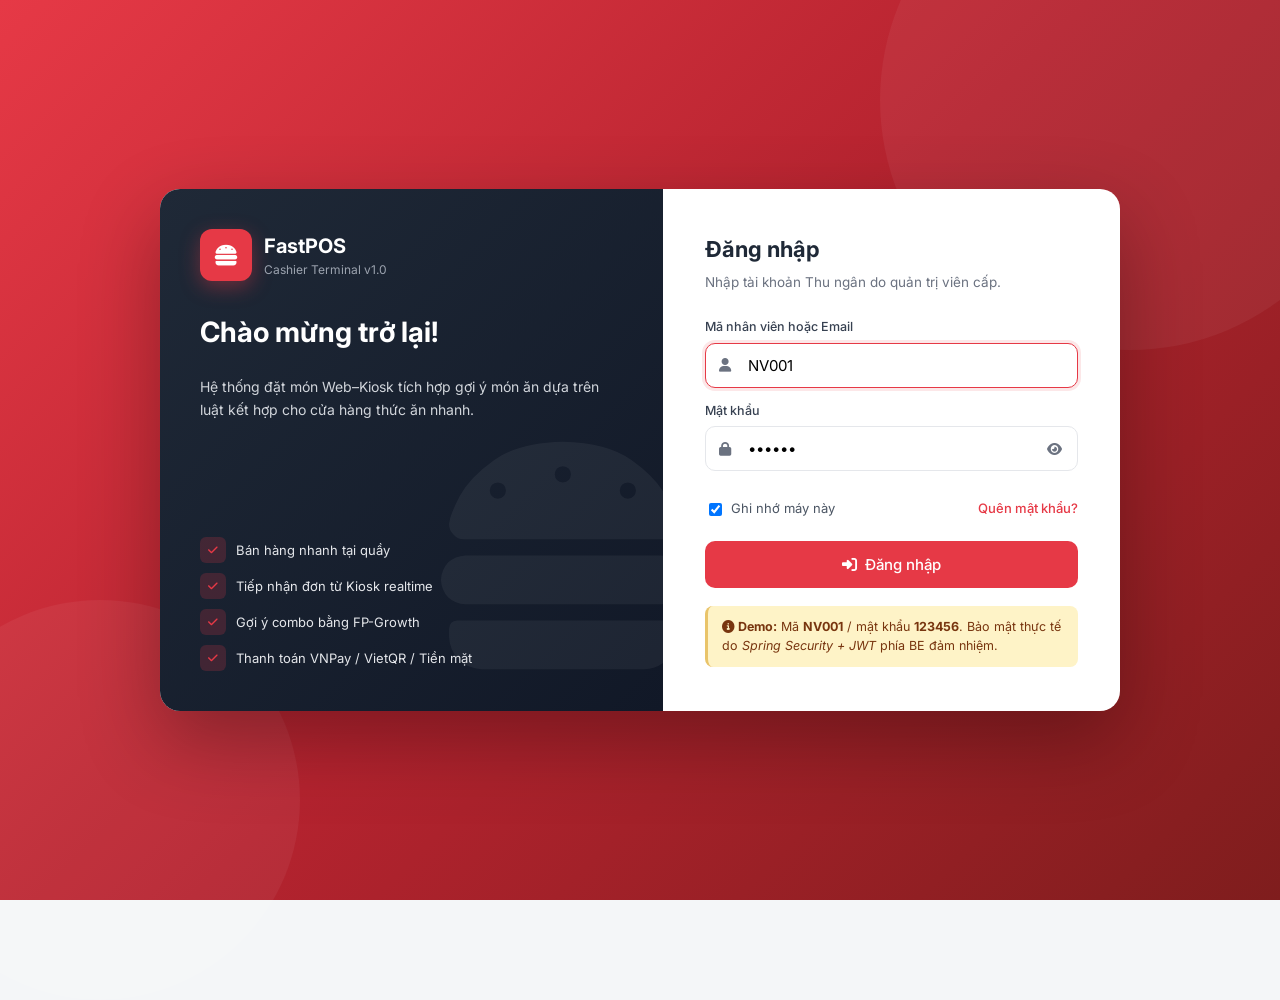
<file: index.html>
<!DOCTYPE html>
<html lang="vi">
<head>
  <meta charset="UTF-8" />
  <meta name="viewport" content="width=device-width, initial-scale=1.0" />
  <title>Đăng nhập Thu ngân - FastPOS</title>
  <link rel="stylesheet" href="https://cdn.jsdelivr.net/npm/@fortawesome/fontawesome-free@6.4.0/css/all.min.css">
  <link href="https://fonts.googleapis.com/css2?family=Inter:wght@300;400;500;600;700&display=swap" rel="stylesheet">
  <link rel="stylesheet" href="css/style.css">
  <style>
    body {
      min-height: 100vh;
      display: grid; place-items: center;
      background: linear-gradient(135deg, #e63946 0%, #b5232f 50%, #7f1d1d 100%);
      padding: 20px;
      position: relative;
      overflow: hidden;
    }
    body::before, body::after {
      content: '';
      position: absolute;
      border-radius: 50%;
      background: rgba(255,255,255,.05);
    }
    body::before { width: 500px; height: 500px; top: -150px; right: -100px; }
    body::after  { width: 400px; height: 400px; bottom: -100px; left: -100px; }

    .login-wrap {
      width: 100%; max-width: 960px;
      background: #fff;
      border-radius: 20px;
      box-shadow: 0 30px 80px rgba(0,0,0,.3);
      overflow: hidden;
      display: grid;
      grid-template-columns: 1.1fr 1fr;
      position: relative; z-index: 1;
    }
    .login-hero {
      background: linear-gradient(135deg, #1f2937, #111827);
      color: #fff;
      padding: 40px;
      display: flex; flex-direction: column;
      position: relative;
      overflow: hidden;
    }
    .login-hero::before {
      content: '\f805'; /* burger icon */
      font-family: 'Font Awesome 6 Free'; font-weight: 900;
      position: absolute; right: -30px; bottom: -40px;
      font-size: 260px; opacity: .05; color: #fff;
    }
    .login-hero .logo {
      display: flex; align-items: center; gap: 12px;
      margin-bottom: 30px;
    }
    .login-hero .logo-icon {
      width: 52px; height: 52px; border-radius: 12px;
      background: var(--brand);
      display: grid; place-items: center;
      font-size: 24px;
      box-shadow: 0 6px 20px rgba(230,57,70,.4);
    }
    .login-hero h1 { font-size: 28px; margin: 0 0 8px; }
    .login-hero .tagline {
      color: #d1d5db;
      font-size: 14px;
      line-height: 1.7;
    }
    .login-hero .features {
      margin-top: auto;
      display: flex; flex-direction: column; gap: 10px;
      position: relative; z-index: 1;
    }
    .login-hero .feature {
      display: flex; align-items: center; gap: 10px;
      font-size: 13px; color: #e5e7eb;
    }
    .login-hero .feature i {
      width: 26px; height: 26px; border-radius: 6px;
      background: rgba(230,57,70,.2);
      color: var(--brand);
      display: grid; place-items: center;
      font-size: 11px;
    }

    .login-form {
      padding: 44px 42px;
      display: flex; flex-direction: column; justify-content: center;
    }
    .login-form h2 {
      font-size: 22px;
      margin: 0 0 6px;
    }
    .login-form .subtitle {
      color: var(--text-mute);
      margin-bottom: 26px;
      font-size: 13.5px;
    }
    .login-form .form-control { padding: 12px 14px 12px 42px; font-size: 15px; }
    .input-icon {
      position: relative;
    }
    .input-icon i.pfx {
      position: absolute; left: 14px; top: 50%;
      transform: translateY(-50%);
      color: var(--text-mute);
    }
    .input-icon .toggle-eye {
      position: absolute; right: 12px; top: 50%;
      transform: translateY(-50%);
      background: none; border: none;
      color: var(--text-mute); cursor: pointer;
      padding: 4px;
    }
    .options-row {
      display: flex; justify-content: space-between; align-items: center;
      margin: 14px 0 22px;
      font-size: 13px;
    }
    .options-row label { display: inline-flex; align-items: center; gap: 6px; color: #4b5563; cursor: pointer; }
    .options-row a { color: var(--brand); font-weight: 500; }

    .hint-box {
      margin-top: 18px;
      padding: 12px 14px;
      background: #fef3c7;
      border-left: 3px solid var(--warning);
      border-radius: 8px;
      font-size: 12.5px;
      color: #78350f;
    }
    .hint-box strong { color: #78350f; }

    @media (max-width: 800px) {
      .login-wrap { grid-template-columns: 1fr; }
      .login-hero { padding: 30px; }
      .login-hero .features { display: none; }
    }
  </style>
</head>
<body>
  <div class="login-wrap">
    <div class="login-hero">
      <div class="logo">
        <div class="logo-icon"><i class="fa-solid fa-burger"></i></div>
        <div>
          <div style="font-weight: 700; font-size: 20px;">FastPOS</div>
          <div style="font-size: 12px; color: #9ca3af;">Cashier Terminal v1.0</div>
        </div>
      </div>
      <h1>Chào mừng trở lại!</h1>
      <p class="tagline">
        Hệ thống đặt món Web–Kiosk tích hợp gợi ý món ăn dựa trên luật kết hợp cho cửa hàng thức ăn nhanh.
      </p>
      <div class="features">
        <div class="feature"><i class="fa-solid fa-check"></i> Bán hàng nhanh tại quầy</div>
        <div class="feature"><i class="fa-solid fa-check"></i> Tiếp nhận đơn từ Kiosk realtime</div>
        <div class="feature"><i class="fa-solid fa-check"></i> Gợi ý combo bằng FP-Growth</div>
        <div class="feature"><i class="fa-solid fa-check"></i> Thanh toán VNPay / VietQR / Tiền mặt</div>
      </div>
    </div>

    <form class="login-form" onsubmit="handleLogin(event)">
      <h2>Đăng nhập</h2>
      <div class="subtitle">Nhập tài khoản Thu ngân do quản trị viên cấp.</div>

      <div class="form-group">
        <label class="form-label">Mã nhân viên hoặc Email</label>
        <div class="input-icon">
          <i class="fa-solid fa-user pfx"></i>
          <input type="text" class="form-control" id="username" value="NV001" required autofocus>
        </div>
      </div>

      <div class="form-group">
        <label class="form-label">Mật khẩu</label>
        <div class="input-icon">
          <i class="fa-solid fa-lock pfx"></i>
          <input type="password" class="form-control" id="password" value="123456" required>
          <button type="button" class="toggle-eye" onclick="togglePw()"><i class="fa-solid fa-eye" id="eyeIcon"></i></button>
        </div>
      </div>

      <div class="options-row">
        <label><input type="checkbox" checked> Ghi nhớ máy này</label>
        <a href="#" onclick="event.preventDefault(); alert('Vui lòng liên hệ Quản trị viên để reset mật khẩu.')">Quên mật khẩu?</a>
      </div>

      <button type="submit" class="btn btn-primary btn-lg btn-block">
        <i class="fa-solid fa-right-to-bracket"></i>
        Đăng nhập
      </button>

      <div class="hint-box">
        <strong><i class="fa-solid fa-circle-info"></i> Demo:</strong>
        Mã <strong>NV001</strong> / mật khẩu <strong>123456</strong>. Bảo mật thực tế do <em>Spring Security + JWT</em> phía BE đảm nhiệm.
      </div>
    </form>
  </div>

  <script>
    function togglePw() {
      const pw = document.getElementById('password');
      const icon = document.getElementById('eyeIcon');
      if (pw.type === 'password') { pw.type = 'text'; icon.className = 'fa-solid fa-eye-slash'; }
      else { pw.type = 'password'; icon.className = 'fa-solid fa-eye'; }
    }
    function handleLogin(e) {
      e.preventDefault();
      const u = document.getElementById('username').value.trim();
      const p = document.getElementById('password').value;
      if (!u || !p) return;
      // Mô phỏng: mọi credential đều pass, sang màn mở ca
      window.location.href = 'shift-open.html';
    }
  </script>
</body>
</html>
</file>
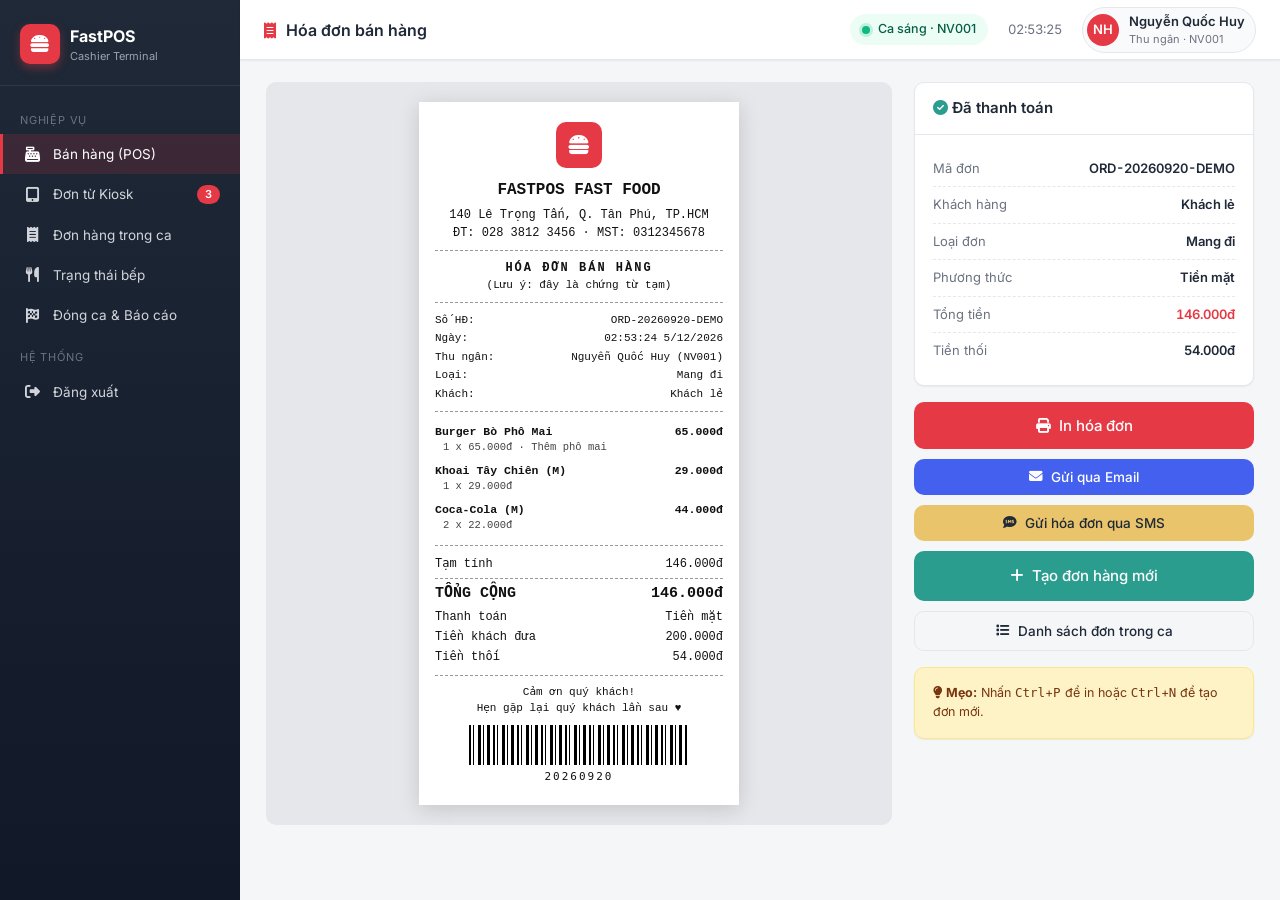
<file: invoice.html>
<!DOCTYPE html>
<html lang="vi">
<head>
  <meta charset="UTF-8" />
  <meta name="viewport" content="width=device-width, initial-scale=1.0" />
  <title>Hóa đơn - FastPOS</title>
  <link rel="stylesheet" href="https://cdn.jsdelivr.net/npm/@fortawesome/fontawesome-free@6.4.0/css/all.min.css">
  <link href="https://fonts.googleapis.com/css2?family=Inter:wght@300;400;500;600;700&display=swap" rel="stylesheet">
  <link rel="stylesheet" href="css/style.css">
  <link rel="stylesheet" href="css/invoice.css">
</head>
<body>
  <div class="app">
    <div id="shell"></div>

    <main class="main">
      <div id="printArea" class="invoice-page">
        <!-- Receipt preview -->
        <div class="receipt-wrap">
          <div class="receipt" id="receipt">
            <!-- filled by JS -->
          </div>
        </div>

        <!-- Actions sidebar -->
        <div class="invoice-actions no-print">
          <div class="card mb-16">
            <div class="card-header">
              <h3><i class="fa-solid fa-circle-check text-success"></i> Đã thanh toán</h3>
            </div>
            <div class="card-body">
              <div class="info-row"><span class="l">Mã đơn</span><span class="v mono" id="iaOrderId">--</span></div>
              <div class="info-row"><span class="l">Khách hàng</span><span class="v" id="iaCustomer">--</span></div>
              <div class="info-row"><span class="l">Loại đơn</span><span class="v" id="iaType">--</span></div>
              <div class="info-row"><span class="l">Phương thức</span><span class="v" id="iaMethod">--</span></div>
              <div class="info-row"><span class="l">Tổng tiền</span><span class="v mono text-brand" id="iaTotal">--</span></div>
              <div class="info-row" id="iaChangeRow"><span class="l">Tiền thối</span><span class="v mono" id="iaChange">--</span></div>
            </div>
          </div>

          <div class="d-flex" style="flex-direction:column; gap: 10px;">
            <button class="btn btn-primary btn-lg btn-block" onclick="window.print()">
              <i class="fa-solid fa-print"></i> In hóa đơn
            </button>
            <button class="btn btn-info btn-block" onclick="sendEmail()">
              <i class="fa-solid fa-envelope"></i> Gửi qua Email
            </button>
            <button class="btn btn-warning btn-block" onclick="sendSMS()">
              <i class="fa-solid fa-sms"></i> Gửi hóa đơn qua SMS
            </button>
            <a href="pos.html" class="btn btn-success btn-lg btn-block">
              <i class="fa-solid fa-plus"></i> Tạo đơn hàng mới
            </a>
            <a href="orders.html" class="btn btn-ghost btn-block">
              <i class="fa-solid fa-list"></i> Danh sách đơn trong ca
            </a>
          </div>

          <div class="card mt-16" style="background: #fef3c7; border-color: #fde68a;">
            <div class="card-body" style="font-size:12.5px; color:#78350f;">
              <i class="fa-solid fa-lightbulb"></i>
              <strong>Mẹo:</strong> Nhấn <kbd>Ctrl</kbd>+<kbd>P</kbd> để in hoặc <kbd>Ctrl</kbd>+<kbd>N</kbd> để tạo đơn mới.
            </div>
          </div>
        </div>
      </div>
    </main>
  </div>

  <script src="js/data.js"></script>
  <script src="js/app.js"></script>
  <script>
    renderShell({ active: 'pos', title: 'Hóa đơn bán hàng', icon: 'fa-receipt' });

    // Đọc đơn vừa tạo từ localStorage
    let order;
    try { order = JSON.parse(localStorage.getItem('lastOrder')); } catch(e) {}

    // Nếu không có (mở trực tiếp), tạo đơn demo
    if (!order) {
      order = {
        id: 'ORD-20260920-DEMO',
        items: [
          { name: 'Burger Bò Phô Mai', qty: 1, unitPrice: 65000, size: 'M', toppings: [{name:'Thêm phô mai',extra:8000}], note: '' },
          { name: 'Khoai Tây Chiên (M)', qty: 1, unitPrice: 29000, size: 'M', toppings: [], note: '' },
          { name: 'Coca-Cola (M)',       qty: 2, unitPrice: 22000, size: 'M', toppings: [], note: '' }
        ],
        subtotal: 146000, discount: 0, total: 146000,
        voucher: null, payment: 'cash',
        cashReceived: 200000, change: 54000,
        type: 'takeaway', customer: 'Khách lẻ', customerPhone: '',
        cashier: 'Nguyễn Quốc Huy', cashierCode: 'NV001',
        createdAt: new Date().toLocaleString('vi-VN')
      };
    }

    // Render receipt
    const itemsHTML = order.items.map(it => {
      const opts = [];
      if (it.size && it.size !== 'M') opts.push(`Size ${it.size}`);
      if (it.toppings && it.toppings.length) opts.push(it.toppings.map(t => t.name).join(', '));
      if (it.note) opts.push('* ' + it.note);
      return `
        <div class="r-item">
          <div class="l1">
            <span>${it.name}</span>
            <span>${money(it.qty * it.unitPrice)}</span>
          </div>
          <div class="l2">${it.qty} x ${money(it.unitPrice)}${opts.length ? ' · ' + opts.join(' · ') : ''}</div>
        </div>`;
    }).join('');

    document.getElementById('receipt').innerHTML = `
      <div class="center">
        <div class="r-brand-icon"><i class="fa-solid fa-burger"></i></div>
        <div class="r-title">FASTPOS FAST FOOD</div>
        <div>140 Lê Trọng Tấn, Q. Tân Phú, TP.HCM</div>
        <div>ĐT: 028 3812 3456 · MST: 0312345678</div>
      </div>
      <hr>
      <div class="center" style="font-weight:700; letter-spacing:2px;">HÓA ĐƠN BÁN HÀNG</div>
      <div class="center" style="font-size:11px;">(Lưu ý: đây là chứng từ tạm)</div>
      <hr>
      <div class="r-meta">
        <div><span>Số HĐ:</span><span>${order.id}</span></div>
        <div><span>Ngày:</span><span>${order.createdAt}</span></div>
        <div><span>Thu ngân:</span><span>${order.cashier} (${order.cashierCode})</span></div>
        <div><span>Loại:</span><span>${typeLabel(order.type)}</span></div>
        <div><span>Khách:</span><span>${order.customer}${order.customerPhone ? ' - ' + order.customerPhone : ''}</span></div>
      </div>
      <hr>
      <div class="r-items">${itemsHTML}</div>
      <hr>
      <div class="r-totals">
        <div><span>Tạm tính</span><span>${money(order.subtotal)}</span></div>
        ${order.discount > 0 ? `<div><span>Giảm giá${order.voucher ? ' (' + order.voucher + ')' : ''}</span><span>-${money(order.discount)}</span></div>` : ''}
        <div class="grand"><span>TỔNG CỘNG</span><span>${money(order.total)}</span></div>
        <div><span>Thanh toán</span><span>${paymentLabel(order.payment)}</span></div>
        ${order.payment === 'cash' ? `
          <div><span>Tiền khách đưa</span><span>${money(order.cashReceived)}</span></div>
          <div><span>Tiền thối</span><span>${money(order.change)}</span></div>
        ` : ''}
      </div>
      <hr>
      <div class="r-footer">
        <div>Cảm ơn quý khách!</div>
        <div>Hẹn gặp lại quý khách lần sau ♥</div>
        <div class="barcode"></div>
        <div style="font-family:monospace; letter-spacing:2px;">${order.id.replace(/[^\d]/g,'').slice(-12)}</div>
      </div>
    `;

    // Sidebar info
    document.getElementById('iaOrderId').textContent = order.id;
    document.getElementById('iaCustomer').textContent = order.customer;
    document.getElementById('iaType').textContent = typeLabel(order.type);
    document.getElementById('iaMethod').textContent = paymentLabel(order.payment);
    document.getElementById('iaTotal').textContent = money(order.total);
    if (order.payment === 'cash') {
      document.getElementById('iaChange').textContent = money(order.change);
    } else {
      document.getElementById('iaChangeRow').style.display = 'none';
    }

    function sendEmail() {
      toast('Đã gửi hóa đơn PDF vào email khách hàng', 'success');
    }
    function sendSMS() {
      if (!order.customerPhone) {
        toast('Đơn không có SĐT khách hàng', 'warn');
        return;
      }
      toast('Đã gửi tin nhắn xác nhận đơn hàng', 'success');
    }

    // Ctrl+N tạo đơn mới, Ctrl+P in
    document.addEventListener('keydown', (e) => {
      if (e.ctrlKey && e.key === 'n') { e.preventDefault(); window.location.href = 'pos.html'; }
    });
  </script>
</body>
</html>
</file>
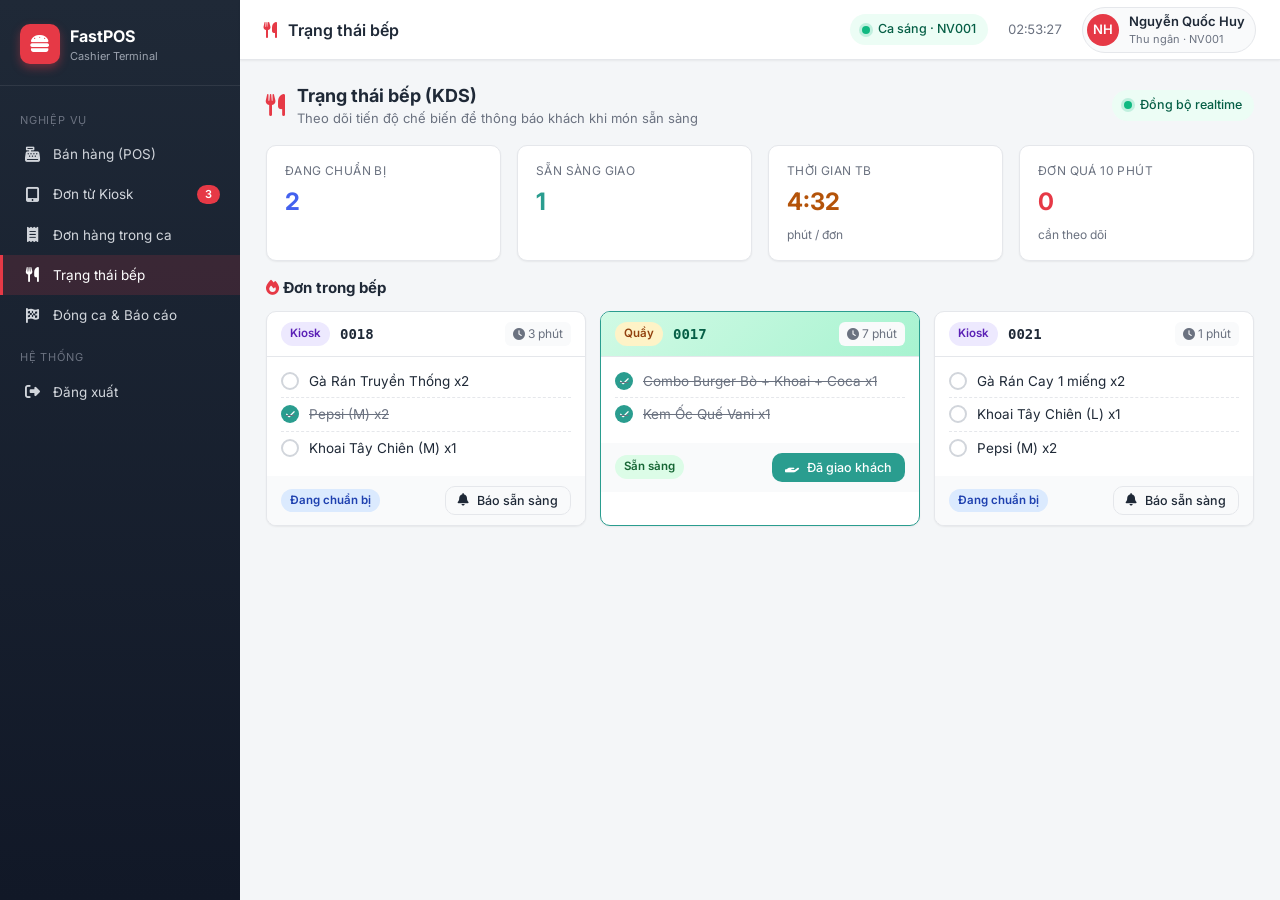
<file: kds.html>
<!DOCTYPE html>
<html lang="vi">
<head>
  <meta charset="UTF-8" />
  <meta name="viewport" content="width=device-width, initial-scale=1.0" />
  <title>Trạng thái bếp - FastPOS</title>
  <link rel="stylesheet" href="https://cdn.jsdelivr.net/npm/@fortawesome/fontawesome-free@6.4.0/css/all.min.css">
  <link href="https://fonts.googleapis.com/css2?family=Inter:wght@300;400;500;600;700&display=swap" rel="stylesheet">
  <link rel="stylesheet" href="css/style.css">
  <style>
    .kds-header {
      display: flex; align-items: center; gap: 12px;
      margin-bottom: 16px;
    }
    .kds-header h2 { margin: 0; font-size: 18px; }
    .kds-header .sub { color: var(--text-mute); font-size: 13px; }

    .kds-grid {
      display: grid;
      grid-template-columns: repeat(auto-fill, minmax(300px, 1fr));
      gap: 14px;
    }
    .kds-card {
      background: #fff;
      border-radius: var(--radius);
      border: 1px solid var(--border);
      overflow: hidden;
      box-shadow: var(--shadow-sm);
    }
    .kds-card .head {
      padding: 10px 14px;
      border-bottom: 1px solid var(--border);
      display: flex; align-items: center; gap: 10px;
    }
    .kds-card .head .id { font-weight: 700; font-family: monospace; }
    .kds-card .head .time {
      margin-left: auto;
      font-size: 12px;
      padding: 3px 8px;
      border-radius: 6px;
      background: var(--surface-2);
      color: var(--text-mute);
    }
    .kds-card.late .head .time { background: #fee2e2; color: #991b1b; }
    .kds-card.ready { border-color: var(--success); }
    .kds-card.ready .head { background: linear-gradient(135deg, #d1fae5, #a7f3d0); color: #065f46; }
    .kds-card .items { padding: 8px 14px 12px; }
    .kds-card .items .it {
      display: flex; align-items: center; gap: 10px;
      padding: 6px 0;
      font-size: 13.5px;
      border-bottom: 1px dashed var(--border);
    }
    .kds-card .items .it:last-child { border: none; }
    .kds-card .items .it.done {
      color: var(--text-mute);
      text-decoration: line-through;
    }
    .kds-card .items .it i {
      width: 18px; height: 18px; border-radius: 50%;
      display: grid; place-items: center;
      font-size: 10px;
    }
    .kds-card .items .it.done i { background: var(--success); color: #fff; }
    .kds-card .items .it:not(.done) i { border: 2px solid #d1d5db; }
    .kds-card .foot {
      padding: 10px 14px;
      background: var(--surface-2);
      display: flex; justify-content: space-between; align-items: center;
    }
  </style>
</head>
<body>
  <div class="app">
    <div id="shell"></div>

    <main class="main">
      <div class="kds-header">
        <i class="fa-solid fa-utensils text-brand" style="font-size:22px;"></i>
        <div>
          <h2>Trạng thái bếp (KDS)</h2>
          <div class="sub">Theo dõi tiến độ chế biến để thông báo khách khi món sẵn sàng</div>
        </div>
        <div style="margin-left:auto;" class="shift-indicator">
          <span class="dot"></span> Đồng bộ realtime
        </div>
      </div>

      <div class="grid grid-4 mb-16">
        <div class="kpi info">
          <div class="kpi-label">Đang chuẩn bị</div>
          <div class="kpi-value" id="kpiPreparing">0</div>
        </div>
        <div class="kpi success">
          <div class="kpi-label">Sẵn sàng giao</div>
          <div class="kpi-value" id="kpiReady">0</div>
        </div>
        <div class="kpi warning">
          <div class="kpi-label">Thời gian TB</div>
          <div class="kpi-value">4:32</div>
          <div class="kpi-hint">phút / đơn</div>
        </div>
        <div class="kpi brand">
          <div class="kpi-label">Đơn quá 10 phút</div>
          <div class="kpi-value" id="kpiLate">0</div>
          <div class="kpi-hint">cần theo dõi</div>
        </div>
      </div>

      <h3 style="margin: 4px 0 12px; font-size: 15px;">
        <i class="fa-solid fa-fire text-brand"></i> Đơn trong bếp
      </h3>
      <div class="kds-grid" id="kdsGrid"></div>
    </main>
  </div>

  <script src="js/data.js"></script>
  <script src="js/app.js"></script>
  <script>
    renderShell({ active: 'kds', title: 'Trạng thái bếp', icon: 'fa-utensils' });

    function renderKDS() {
      const grid = document.getElementById('kdsGrid');
      const preparing = KDS_ORDERS.filter(o => o.status === 'preparing').length;
      const ready = KDS_ORDERS.filter(o => o.status === 'ready').length;
      const late = KDS_ORDERS.filter(o => o.elapsedMin >= 10).length;

      document.getElementById('kpiPreparing').textContent = preparing;
      document.getElementById('kpiReady').textContent = ready;
      document.getElementById('kpiLate').textContent = late;

      grid.innerHTML = KDS_ORDERS.map(o => {
        const isLate = o.elapsedMin >= 10;
        const isReady = o.status === 'ready';
        const itemsHTML = o.items.map((it, i) => `
          <div class="it ${it.done ? 'done' : ''}" onclick="toggleItem('${o.id}', ${i})" style="cursor:pointer;">
            <i class="fa-solid ${it.done ? 'fa-check' : ''}"></i>
            <span>${it.name}</span>
          </div>
        `).join('');
        return `
          <div class="kds-card ${isReady ? 'ready' : ''} ${isLate ? 'late' : ''}">
            <div class="head">
              <span class="badge badge-${o.source}">${sourceLabel(o.source)}</span>
              <span class="id">${o.id.split('-').slice(-1)[0]}</span>
              <span class="time"><i class="fa-solid fa-clock"></i> ${o.elapsedMin} phút</span>
            </div>
            <div class="items">${itemsHTML}</div>
            <div class="foot">
              <span class="badge badge-${o.status}">${statusLabel(o.status)}</span>
              ${isReady
                ? `<button class="btn btn-success btn-sm" onclick="markDelivered('${o.id}')"><i class="fa-solid fa-hand-holding"></i> Đã giao khách</button>`
                : `<button class="btn btn-ghost btn-sm" onclick="markReady('${o.id}')"><i class="fa-solid fa-bell"></i> Báo sẵn sàng</button>`}
            </div>
          </div>
        `;
      }).join('');
    }

    function toggleItem(orderId, itemIdx) {
      const o = KDS_ORDERS.find(x => x.id === orderId);
      if (o) o.items[itemIdx].done = !o.items[itemIdx].done;
      // Auto set ready khi hoàn tất tất cả
      if (o && o.items.every(i => i.done)) o.status = 'ready';
      renderKDS();
    }
    function markReady(id) {
      const o = KDS_ORDERS.find(x => x.id === id);
      if (o) { o.status = 'ready'; o.items.forEach(i => i.done = true); }
      renderKDS();
      toast('Đã báo khách đơn ' + id + ' sẵn sàng', 'success');
    }
    function markDelivered(id) {
      const idx = KDS_ORDERS.findIndex(x => x.id === id);
      if (idx >= 0) KDS_ORDERS.splice(idx, 1);
      renderKDS();
      toast('Đã giao đơn ' + id + ' cho khách', 'success');
    }

    // Auto tăng elapsed mỗi phút (mô phỏng)
    setInterval(() => {
      KDS_ORDERS.forEach(o => { if (o.status !== 'ready') o.elapsedMin += 1; });
      renderKDS();
    }, 60000);

    renderKDS();
  </script>
</body>
</html>
</file>
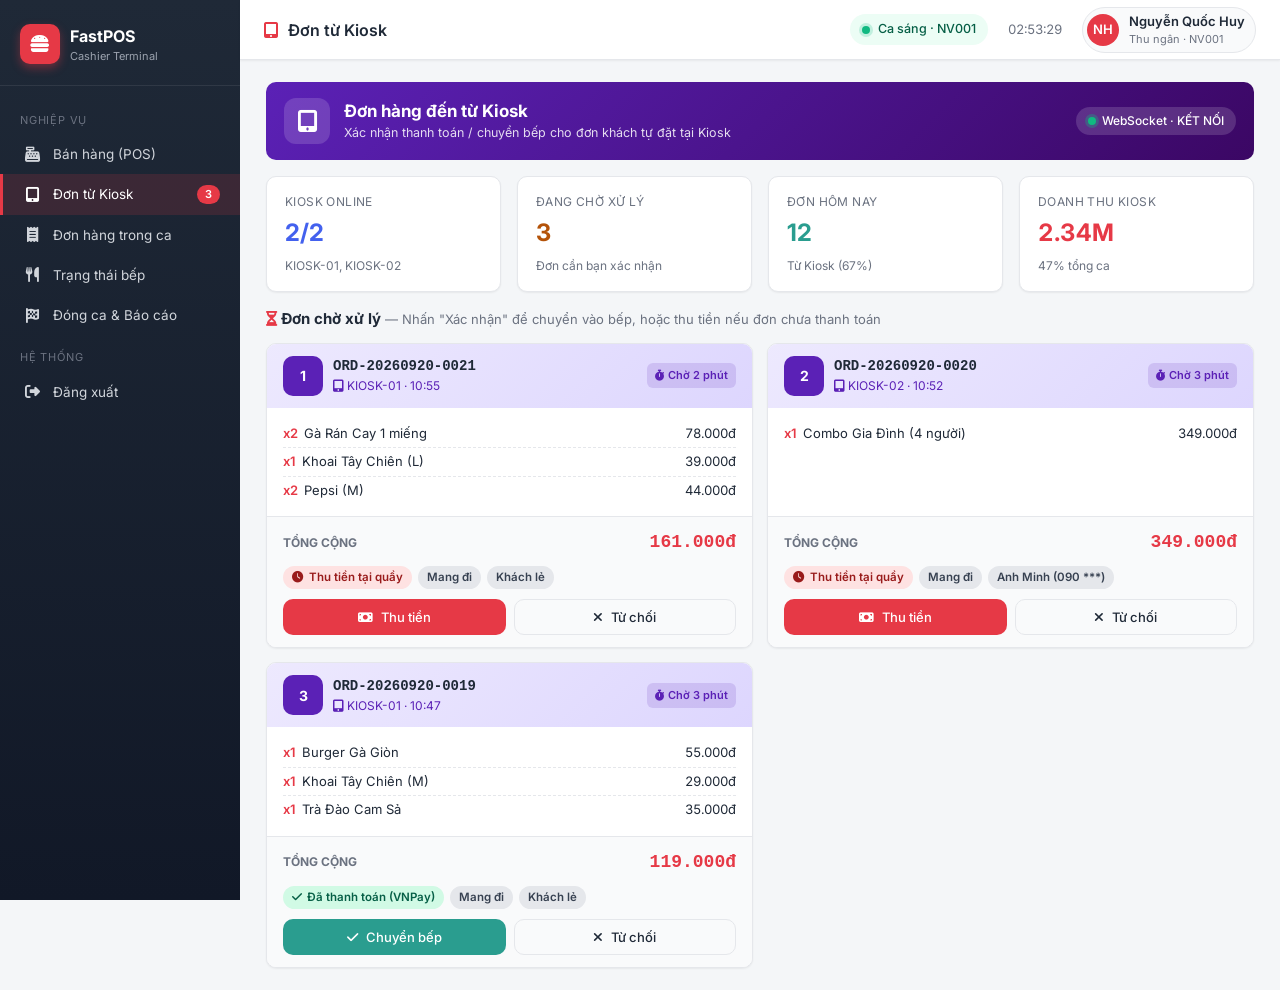
<file: kiosk-orders.html>
<!DOCTYPE html>
<html lang="vi">
<head>
  <meta charset="UTF-8" />
  <meta name="viewport" content="width=device-width, initial-scale=1.0" />
  <title>Đơn từ Kiosk - FastPOS</title>
  <link rel="stylesheet" href="https://cdn.jsdelivr.net/npm/@fortawesome/fontawesome-free@6.4.0/css/all.min.css">
  <link href="https://fonts.googleapis.com/css2?family=Inter:wght@300;400;500;600;700&display=swap" rel="stylesheet">
  <link rel="stylesheet" href="css/style.css">
  <style>
    .kiosk-header {
      display: flex; align-items: center; gap: 14px;
      padding: 16px 18px;
      background: linear-gradient(135deg, #5b21b6, #3b0764);
      color: #fff;
      border-radius: var(--radius);
      margin-bottom: 16px;
    }
    .kiosk-header .icon {
      width: 46px; height: 46px; border-radius: 12px;
      background: rgba(255,255,255,.15);
      display: grid; place-items: center;
      font-size: 22px;
    }
    .kiosk-header h2 { margin: 0; font-size: 17px; }
    .kiosk-header .sub { font-size: 12.5px; opacity: .85; }
    .kiosk-header .live {
      margin-left: auto;
      display: inline-flex; align-items: center; gap: 6px;
      padding: 5px 12px; border-radius: 999px;
      background: rgba(255,255,255,.15);
      font-size: 12px; font-weight: 500;
    }
    .kiosk-header .live .dot {
      width: 8px; height: 8px; border-radius: 50%;
      background: #10b981;
      box-shadow: 0 0 0 3px rgba(16,185,129,.3);
      animation: pulse 1.5s infinite;
    }

    .order-cards {
      display: grid;
      grid-template-columns: repeat(auto-fill, minmax(340px, 1fr));
      gap: 14px;
    }
    .kiosk-order-card {
      background: #fff;
      border-radius: var(--radius);
      border: 1px solid var(--border);
      overflow: hidden;
      box-shadow: var(--shadow-sm);
      display: flex; flex-direction: column;
      transition: all .2s;
    }
    .kiosk-order-card.new {
      border-color: var(--brand);
      animation: newOrderPulse 2s ease-out;
    }
    @keyframes newOrderPulse {
      0% { box-shadow: 0 0 0 0 rgba(230,57,70,.6); }
      100% { box-shadow: 0 0 0 15px rgba(230,57,70,0); }
    }
    .koc-head {
      padding: 12px 16px;
      background: linear-gradient(135deg, #ede9fe, #ddd6fe);
      display: flex; align-items: center; gap: 10px;
    }
    .koc-head .n {
      width: 40px; height: 40px; border-radius: 10px;
      background: #5b21b6; color: #fff;
      display: grid; place-items: center;
      font-weight: 700;
    }
    .koc-head .kid { font-weight: 700; font-family: monospace; font-size: 14px; }
    .koc-head .time { font-size: 12px; color: #5b21b6; }
    .koc-head .waited {
      margin-left: auto;
      padding: 4px 8px;
      background: rgba(91,33,182,.15);
      border-radius: 6px;
      font-size: 11px; font-weight: 600;
      color: #5b21b6;
    }
    .koc-body { padding: 12px 16px; flex: 1; }
    .koc-item {
      display: flex; justify-content: space-between;
      padding: 4px 0;
      font-size: 13px;
      border-bottom: 1px dashed var(--border);
    }
    .koc-item:last-child { border: none; }
    .koc-item .qty { color: var(--brand); font-weight: 600; margin-right: 6px; }
    .koc-foot {
      padding: 12px 16px;
      background: var(--surface-2);
      border-top: 1px solid var(--border);
    }
    .koc-total {
      display: flex; justify-content: space-between; align-items: center;
      margin-bottom: 10px;
      font-weight: 700;
    }
    .koc-total .label { font-size: 12px; color: var(--text-mute); text-transform: uppercase; }
    .koc-total .value { font-size: 18px; color: var(--brand); font-family: monospace; }
    .koc-meta {
      display: flex; gap: 6px; flex-wrap: wrap;
      margin-bottom: 10px;
    }
    .koc-actions { display: grid; grid-template-columns: 1fr 1fr; gap: 8px; }
    .koc-actions .btn { padding: 9px; font-size: 13px; }
  </style>
</head>
<body>
  <div class="app">
    <div id="shell"></div>

    <main class="main">
      <div class="kiosk-header">
        <div class="icon"><i class="fa-solid fa-tablet-screen-button"></i></div>
        <div>
          <h2>Đơn hàng đến từ Kiosk</h2>
          <div class="sub">Xác nhận thanh toán / chuyển bếp cho đơn khách tự đặt tại Kiosk</div>
        </div>
        <div class="live"><span class="dot"></span> WebSocket · KẾT NỐI</div>
      </div>

      <div class="grid grid-4 mb-16">
        <div class="kpi info">
          <div class="kpi-label">Kiosk online</div>
          <div class="kpi-value">2/2</div>
          <div class="kpi-hint">KIOSK-01, KIOSK-02</div>
        </div>
        <div class="kpi warning">
          <div class="kpi-label">Đang chờ xử lý</div>
          <div class="kpi-value" id="kpiPending">0</div>
          <div class="kpi-hint">Đơn cần bạn xác nhận</div>
        </div>
        <div class="kpi success">
          <div class="kpi-label">Đơn hôm nay</div>
          <div class="kpi-value">12</div>
          <div class="kpi-hint">Từ Kiosk (67%)</div>
        </div>
        <div class="kpi brand">
          <div class="kpi-label">Doanh thu Kiosk</div>
          <div class="kpi-value mono">2.34M</div>
          <div class="kpi-hint">47% tổng ca</div>
        </div>
      </div>

      <h3 style="margin: 4px 0 12px; font-size: 15px;">
        <i class="fa-solid fa-hourglass-half text-brand"></i>
        Đơn chờ xử lý
        <span class="text-muted" style="font-weight: 400; font-size: 13px;">
          — Nhấn "Xác nhận" để chuyển vào bếp, hoặc thu tiền nếu đơn chưa thanh toán
        </span>
      </h3>

      <div class="order-cards" id="orderCards"></div>

      <div class="empty" id="emptyState" style="display:none;">
        <i class="fa-solid fa-inbox"></i>
        <div>Hiện chưa có đơn từ Kiosk. Đơn mới sẽ tự động hiện khi có khách đặt.</div>
      </div>
    </main>
  </div>

  <script src="js/data.js"></script>
  <script src="js/app.js"></script>
  <script>
    renderShell({ active: 'kiosk', title: 'Đơn từ Kiosk', icon: 'fa-tablet-screen-button' });

    // Bản sao để có thể mutate
    let queue = JSON.parse(JSON.stringify(KIOSK_QUEUE));
    let newOrderIds = new Set(); // đánh dấu đơn mới để có animation

    function renderQueue() {
      const box = document.getElementById('orderCards');
      const empty = document.getElementById('emptyState');
      document.getElementById('kpiPending').textContent = queue.length;

      if (queue.length === 0) {
        box.innerHTML = '';
        empty.style.display = 'block';
        return;
      }
      empty.style.display = 'none';

      box.innerHTML = queue.map((o, idx) => {
        const isNew = newOrderIds.has(o.id);
        const paidBadge = o.paid
          ? `<span class="badge badge-paid"><i class="fa-solid fa-check"></i> Đã thanh toán (${paymentLabel(o.payment)})</span>`
          : `<span class="badge badge-unpaid"><i class="fa-solid fa-clock"></i> Thu tiền tại quầy</span>`;
        const itemsHTML = o.items.map(i => `
          <div class="koc-item">
            <span><span class="qty">x${i.qty}</span>${i.name}</span>
            <span class="mono">${money(i.price * i.qty)}</span>
          </div>
        `).join('');

        return `
          <div class="kiosk-order-card ${isNew ? 'new' : ''}">
            <div class="koc-head">
              <div class="n">${idx + 1}</div>
              <div>
                <div class="kid">${o.id}</div>
                <div class="time"><i class="fa-solid fa-tablet-screen-button"></i> ${o.kioskId} · ${o.createdAt.split(' ')[1]}</div>
              </div>
              <div class="waited"><i class="fa-solid fa-stopwatch"></i> Chờ ${Math.floor(Math.random()*4)+1} phút</div>
            </div>
            <div class="koc-body">${itemsHTML}</div>
            <div class="koc-foot">
              <div class="koc-total">
                <span class="label">Tổng cộng</span>
                <span class="value">${money(o.total)}</span>
              </div>
              <div class="koc-meta">
                ${paidBadge}
                <span class="badge">${typeLabel(o.type)}</span>
                <span class="badge">${o.customer}</span>
              </div>
              <div class="koc-actions">
                ${o.paid
                  ? `<button class="btn btn-success" onclick="acceptOrder('${o.id}')"><i class="fa-solid fa-check"></i> Chuyển bếp</button>`
                  : `<button class="btn btn-primary" onclick="collectCash('${o.id}')"><i class="fa-solid fa-money-bill"></i> Thu tiền</button>`}
                <button class="btn btn-ghost" onclick="rejectOrder('${o.id}')"><i class="fa-solid fa-xmark"></i> Từ chối</button>
              </div>
            </div>
          </div>
        `;
      }).join('');
      newOrderIds.clear();
    }

    function acceptOrder(id) {
      queue = queue.filter(o => o.id !== id);
      renderQueue();
      toast('Đã chuyển đơn ' + id + ' vào bếp', 'success');
    }
    function collectCash(id) {
      const o = queue.find(x => x.id === id);
      if (!o) return;
      if (confirm(`Xác nhận đã thu ${money(o.total)} từ khách cho đơn ${id}?`)) {
        o.paid = true;
        o.payment = 'cash';
        renderQueue();
        toast('Đã thu tiền + chuyển bếp: ' + id, 'success');
        setTimeout(() => { queue = queue.filter(x => x.id !== id); renderQueue(); }, 800);
      }
    }
    function rejectOrder(id) {
      const reason = prompt('Lý do từ chối đơn ' + id + ':');
      if (!reason) return;
      queue = queue.filter(o => o.id !== id);
      renderQueue();
      toast('Đã từ chối đơn ' + id, 'warn');
    }

    // Giả lập đơn mới đến qua WebSocket
    function simulateNewOrder() {
      const orderId = `ORD-${new Date().getFullYear()}${String(new Date().getMonth()+1).padStart(2,'0')}${String(new Date().getDate()).padStart(2,'0')}-${String(Math.floor(Math.random()*900)+100)}`;
      const pool = [
        { items: [{ pid:'p06', name:'Gà Rán Truyền Thống', qty:1, price:39000 }, { pid:'p19', name:'Coca-Cola (M)', qty:1, price:22000 }], subtotal: 61000, total: 61000, payment:'vnpay', paid:true, customer:'Khách lẻ', kioskId:'KIOSK-01' },
        { items: [{ pid:'p12', name:'Combo Burger Bò + Khoai + Coca', qty:1, price:99000 }], subtotal: 99000, total: 99000, payment:'pending', paid:false, customer:'Khách lẻ', kioskId:'KIOSK-02' },
        { items: [{ pid:'p08', name:'Gà Popcorn', qty:2, price:49000 }, { pid:'p21', name:'Trà Đào Cam Sả', qty:2, price:35000 }], subtotal: 168000, total: 168000, payment:'vietqr', paid:true, customer:'Chị Hoa', kioskId:'KIOSK-01' }
      ];
      const t = pool[Math.floor(Math.random() * pool.length)];
      const now = new Date();
      const pad = n => String(n).padStart(2,'0');
      const created = `${now.getFullYear()}-${pad(now.getMonth()+1)}-${pad(now.getDate())} ${pad(now.getHours())}:${pad(now.getMinutes())}`;
      const newOrder = { id: orderId, source:'kiosk', type:'takeaway', discount:0, status:'pending', createdAt: created, ...t };
      queue.unshift(newOrder);
      newOrderIds.add(orderId);
      renderQueue();
      toast(`<i class="fa-solid fa-bell"></i> Đơn mới từ ${newOrder.kioskId}: ${orderId}`, 'info', 3500);

      // Beep sound bằng Web Audio API
      try {
        const AC = window.AudioContext || window.webkitAudioContext;
        const ctx = new AC();
        const osc = ctx.createOscillator();
        const g = ctx.createGain();
        osc.type = 'sine';
        osc.frequency.value = 880;
        g.gain.value = 0.08;
        osc.connect(g); g.connect(ctx.destination);
        osc.start();
        setTimeout(() => { osc.stop(); ctx.close(); }, 200);
      } catch(e) {}
    }

    renderQueue();
    // Mô phỏng: cứ 25s có đơn mới (trong hệ thống thật: WebSocket topic /topic/kiosk-orders)
    setInterval(simulateNewOrder, 25000);
  </script>
</body>
</html>
</file>
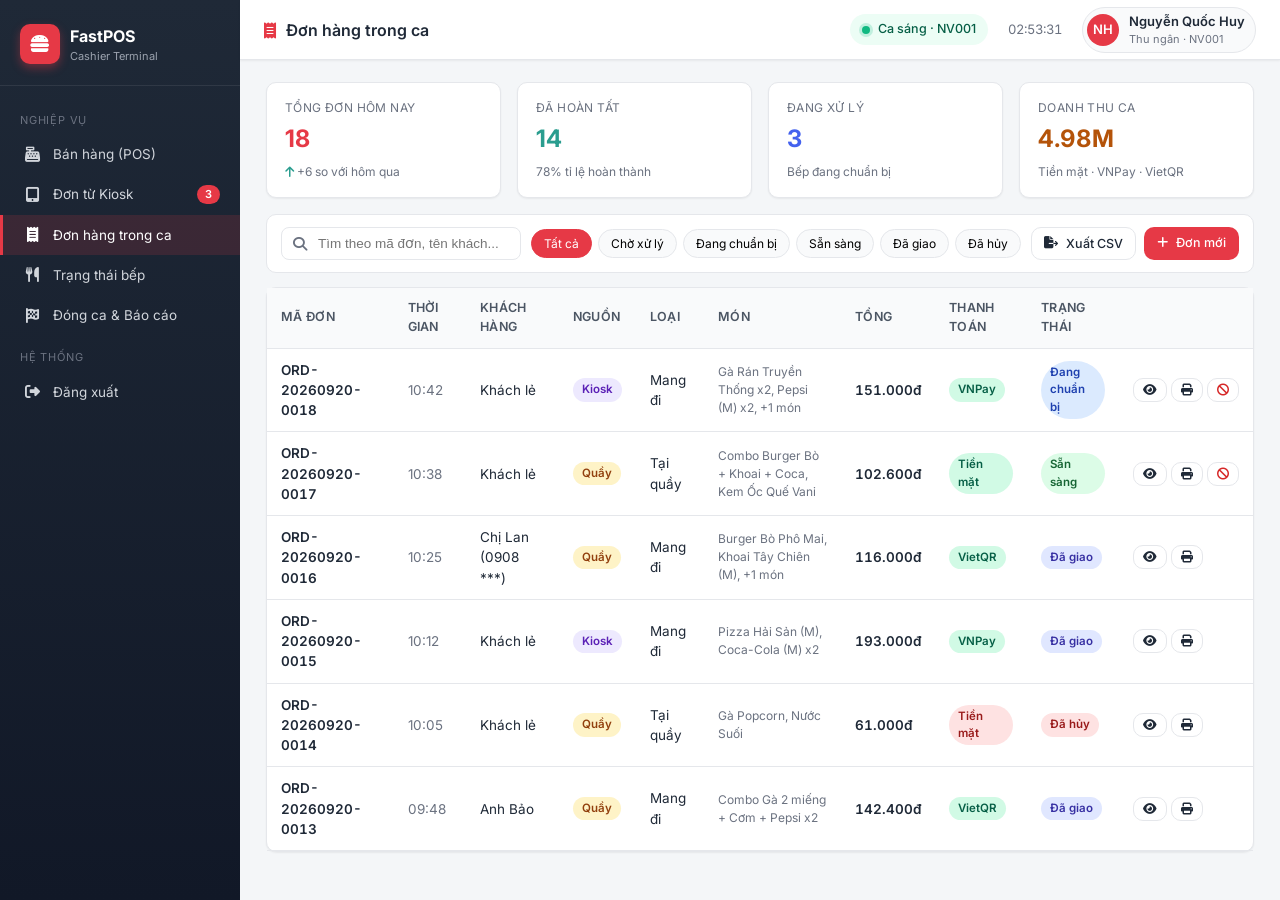
<file: orders.html>
<!DOCTYPE html>
<html lang="vi">
<head>
  <meta charset="UTF-8" />
  <meta name="viewport" content="width=device-width, initial-scale=1.0" />
  <title>Đơn hàng trong ca - FastPOS</title>
  <link rel="stylesheet" href="https://cdn.jsdelivr.net/npm/@fortawesome/fontawesome-free@6.4.0/css/all.min.css">
  <link href="https://fonts.googleapis.com/css2?family=Inter:wght@300;400;500;600;700&display=swap" rel="stylesheet">
  <link rel="stylesheet" href="css/style.css">
  <style>
    .filters-bar {
      display: flex; gap: 10px; flex-wrap: wrap; align-items: center;
      background: #fff;
      padding: 12px 14px;
      border-radius: var(--radius);
      border: 1px solid var(--border);
      margin-bottom: 14px;
    }
    .filters-bar .search-wrap { flex: 1; min-width: 220px; position: relative; }
    .filters-bar .search-wrap i {
      position: absolute; left: 12px; top: 50%; transform: translateY(-50%);
      color: var(--text-mute);
    }
    .filters-bar .search-wrap input {
      width: 100%; padding: 8px 12px 8px 36px;
      border: 1px solid var(--border); border-radius: 8px;
      font-size: 13.5px;
    }
    .filter-chips { display: flex; gap: 6px; flex-wrap: wrap; }
    .fc-chip {
      padding: 6px 12px; border-radius: 999px;
      background: var(--surface-2);
      border: 1px solid var(--border);
      font-size: 12px; cursor: pointer;
    }
    .fc-chip.active { background: var(--brand); color: #fff; border-color: var(--brand); }

    .order-row-items { font-size: 12px; color: var(--text-mute); }
    .actions-cell { white-space: nowrap; }
    .actions-cell .btn { padding: 5px 9px; font-size: 12px; }
  </style>
</head>
<body>
  <div class="app">
    <div id="shell"></div>

    <main class="main">
      <!-- KPI hàng đầu -->
      <div class="grid grid-4 mb-16">
        <div class="kpi brand">
          <div class="kpi-label">Tổng đơn hôm nay</div>
          <div class="kpi-value" id="kpiTotal">18</div>
          <div class="kpi-hint"><i class="fa-solid fa-arrow-up text-success"></i> +6 so với hôm qua</div>
        </div>
        <div class="kpi success">
          <div class="kpi-label">Đã hoàn tất</div>
          <div class="kpi-value" id="kpiDone">14</div>
          <div class="kpi-hint">78% tỉ lệ hoàn thành</div>
        </div>
        <div class="kpi info">
          <div class="kpi-label">Đang xử lý</div>
          <div class="kpi-value" id="kpiPending">3</div>
          <div class="kpi-hint">Bếp đang chuẩn bị</div>
        </div>
        <div class="kpi warning">
          <div class="kpi-label">Doanh thu ca</div>
          <div class="kpi-value mono">4.98M</div>
          <div class="kpi-hint">Tiền mặt · VNPay · VietQR</div>
        </div>
      </div>

      <!-- Filters -->
      <div class="filters-bar">
        <div class="search-wrap">
          <i class="fa-solid fa-magnifying-glass"></i>
          <input id="orderSearch" placeholder="Tìm theo mã đơn, tên khách..." oninput="renderOrders()">
        </div>
        <div class="filter-chips" id="statusFilter">
          <button class="fc-chip active" data-st="all" onclick="setFilter('all')">Tất cả</button>
          <button class="fc-chip" data-st="pending" onclick="setFilter('pending')">Chờ xử lý</button>
          <button class="fc-chip" data-st="preparing" onclick="setFilter('preparing')">Đang chuẩn bị</button>
          <button class="fc-chip" data-st="ready" onclick="setFilter('ready')">Sẵn sàng</button>
          <button class="fc-chip" data-st="delivered" onclick="setFilter('delivered')">Đã giao</button>
          <button class="fc-chip" data-st="cancelled" onclick="setFilter('cancelled')">Đã hủy</button>
        </div>
        <div style="margin-left:auto; display:flex; gap:8px;">
          <button class="btn btn-ghost btn-sm" onclick="toast('Xuất CSV thành công','success')">
            <i class="fa-solid fa-file-export"></i> Xuất CSV
          </button>
          <a href="pos.html" class="btn btn-primary btn-sm">
            <i class="fa-solid fa-plus"></i> Đơn mới
          </a>
        </div>
      </div>

      <!-- Table -->
      <div class="card">
        <table class="table">
          <thead>
            <tr>
              <th>Mã đơn</th>
              <th>Thời gian</th>
              <th>Khách hàng</th>
              <th>Nguồn</th>
              <th>Loại</th>
              <th>Món</th>
              <th class="text-right">Tổng</th>
              <th>Thanh toán</th>
              <th>Trạng thái</th>
              <th></th>
            </tr>
          </thead>
          <tbody id="ordersTbody"></tbody>
        </table>
      </div>
    </main>
  </div>

  <!-- Modal chi tiết đơn -->
  <div class="modal-backdrop" id="orderDetailModal">
    <div class="modal modal-lg">
      <div class="modal-header">
        <h3 id="odTitle">Chi tiết đơn hàng</h3>
        <button class="close" onclick="closeModal('orderDetailModal')"><i class="fa-solid fa-xmark"></i></button>
      </div>
      <div class="modal-body" id="odBody"></div>
      <div class="modal-footer">
        <button class="btn btn-ghost" onclick="closeModal('orderDetailModal')">Đóng</button>
        <button class="btn btn-info" onclick="reprintCurrent()"><i class="fa-solid fa-print"></i> In lại hóa đơn</button>
      </div>
    </div>
  </div>

  <script src="js/data.js"></script>
  <script src="js/app.js"></script>
  <script>
    renderShell({ active: 'orders', title: 'Đơn hàng trong ca', icon: 'fa-receipt' });

    let CURRENT_FILTER = 'all';
    let CURRENT_ORDER = null;

    function setFilter(st) {
      CURRENT_FILTER = st;
      document.querySelectorAll('.fc-chip').forEach(c => c.classList.toggle('active', c.dataset.st === st));
      renderOrders();
    }

    function renderOrders() {
      const q = document.getElementById('orderSearch').value.toLowerCase();
      const rows = SAMPLE_ORDERS.filter(o => {
        const okStatus = CURRENT_FILTER === 'all' || o.status === CURRENT_FILTER;
        const okSearch = !q || o.id.toLowerCase().includes(q) || o.customer.toLowerCase().includes(q);
        return okStatus && okSearch;
      });

      const tb = document.getElementById('ordersTbody');
      if (rows.length === 0) {
        tb.innerHTML = `<tr><td colspan="10"><div class="empty">
          <i class="fa-solid fa-inbox"></i>
          <div>Không có đơn hàng phù hợp bộ lọc</div>
        </div></td></tr>`;
        return;
      }
      tb.innerHTML = rows.map(o => {
        const itemsText = o.items.slice(0, 2).map(i => `${i.name}${i.qty>1?' x'+i.qty:''}`).join(', ')
          + (o.items.length > 2 ? `, +${o.items.length - 2} món` : '');
        return `
          <tr>
            <td class="fw-600 mono">${o.id}</td>
            <td class="text-muted">${o.createdAt.split(' ')[1] || o.createdAt}</td>
            <td>${o.customer}</td>
            <td><span class="badge badge-${o.source}">${sourceLabel(o.source)}</span></td>
            <td>${typeLabel(o.type)}</td>
            <td><div class="order-row-items" title="${o.items.map(i=>i.name+' x'+i.qty).join('\n')}">${itemsText}</div></td>
            <td class="text-right price">${money(o.total)}</td>
            <td><span class="badge ${o.paid?'badge-paid':'badge-unpaid'}">${paymentLabel(o.payment)}</span></td>
            <td><span class="badge badge-${o.status}">${statusLabel(o.status)}</span></td>
            <td class="actions-cell">
              <button class="btn btn-ghost" onclick="viewOrder('${o.id}')" title="Xem"><i class="fa-solid fa-eye"></i></button>
              <button class="btn btn-ghost" onclick="reprint('${o.id}')" title="In lại"><i class="fa-solid fa-print"></i></button>
              ${o.status !== 'cancelled' && o.status !== 'delivered'
                ? `<button class="btn btn-ghost" onclick="cancelOrder('${o.id}')" title="Hủy đơn"><i class="fa-solid fa-ban" style="color:var(--danger)"></i></button>`
                : ''}
            </td>
          </tr>`;
      }).join('');
    }

    function viewOrder(id) {
      const o = SAMPLE_ORDERS.find(x => x.id === id);
      if (!o) return;
      CURRENT_ORDER = o;
      document.getElementById('odTitle').innerHTML = `Chi tiết đơn <span class="mono text-brand">${o.id}</span>`;
      const itemsHTML = o.items.map(i => `
        <tr>
          <td>${i.name}</td>
          <td class="text-center">${i.qty}</td>
          <td class="text-right mono">${money(i.price)}</td>
          <td class="text-right mono fw-600">${money(i.price * i.qty)}</td>
        </tr>`).join('');
      document.getElementById('odBody').innerHTML = `
        <div class="grid grid-2 mb-16">
          <div>
            <div class="text-muted text-sm">Khách hàng</div>
            <div class="fw-600">${o.customer}</div>
          </div>
          <div>
            <div class="text-muted text-sm">Thời gian tạo</div>
            <div class="fw-600">${o.createdAt}</div>
          </div>
          <div>
            <div class="text-muted text-sm">Nguồn đơn</div>
            <div><span class="badge badge-${o.source}">${sourceLabel(o.source)}</span> · ${typeLabel(o.type)}</div>
          </div>
          <div>
            <div class="text-muted text-sm">Thu ngân</div>
            <div class="fw-600">${o.cashier}</div>
          </div>
        </div>
        <table class="table" style="border:1px solid var(--border); border-radius:8px; overflow:hidden;">
          <thead><tr><th>Món</th><th class="text-center">SL</th><th class="text-right">Đơn giá</th><th class="text-right">Thành tiền</th></tr></thead>
          <tbody>${itemsHTML}</tbody>
        </table>
        <div style="margin-top:14px; padding:12px; background:var(--surface-2); border-radius:8px;">
          <div class="d-flex justify-between"><span>Tạm tính</span><span class="mono">${money(o.subtotal)}</span></div>
          ${o.discount > 0 ? `<div class="d-flex justify-between text-success"><span>Giảm giá ${o.voucher?'('+o.voucher+')':''}</span><span class="mono">-${money(o.discount)}</span></div>` : ''}
          <div class="d-flex justify-between fw-700 text-brand" style="font-size:16px; margin-top:6px; padding-top:6px; border-top:1px solid var(--border);">
            <span>TỔNG CỘNG</span><span class="mono">${money(o.total)}</span>
          </div>
          <div class="d-flex justify-between text-sm text-muted mt-8">
            <span>Phương thức</span><span>${paymentLabel(o.payment)} · <span class="badge badge-${o.status}">${statusLabel(o.status)}</span></span>
          </div>
          ${o.cancelReason ? `<div class="text-danger text-sm mt-8"><i class="fa-solid fa-circle-exclamation"></i> Lý do hủy: ${o.cancelReason}</div>` : ''}
        </div>
      `;
      openModal('orderDetailModal');
    }
    function reprint(id) { toast('Đã gửi lệnh in lại đơn ' + id, 'info'); }
    function reprintCurrent() { if (CURRENT_ORDER) reprint(CURRENT_ORDER.id); }
    function cancelOrder(id) {
      const reason = prompt('Nhập lý do hủy đơn ' + id + ':');
      if (!reason) return;
      const o = SAMPLE_ORDERS.find(x => x.id === id);
      if (o) { o.status = 'cancelled'; o.cancelReason = reason; }
      renderOrders();
      toast('Đã hủy đơn ' + id, 'warn');
    }

    renderOrders();
  </script>
</body>
</html>
</file>
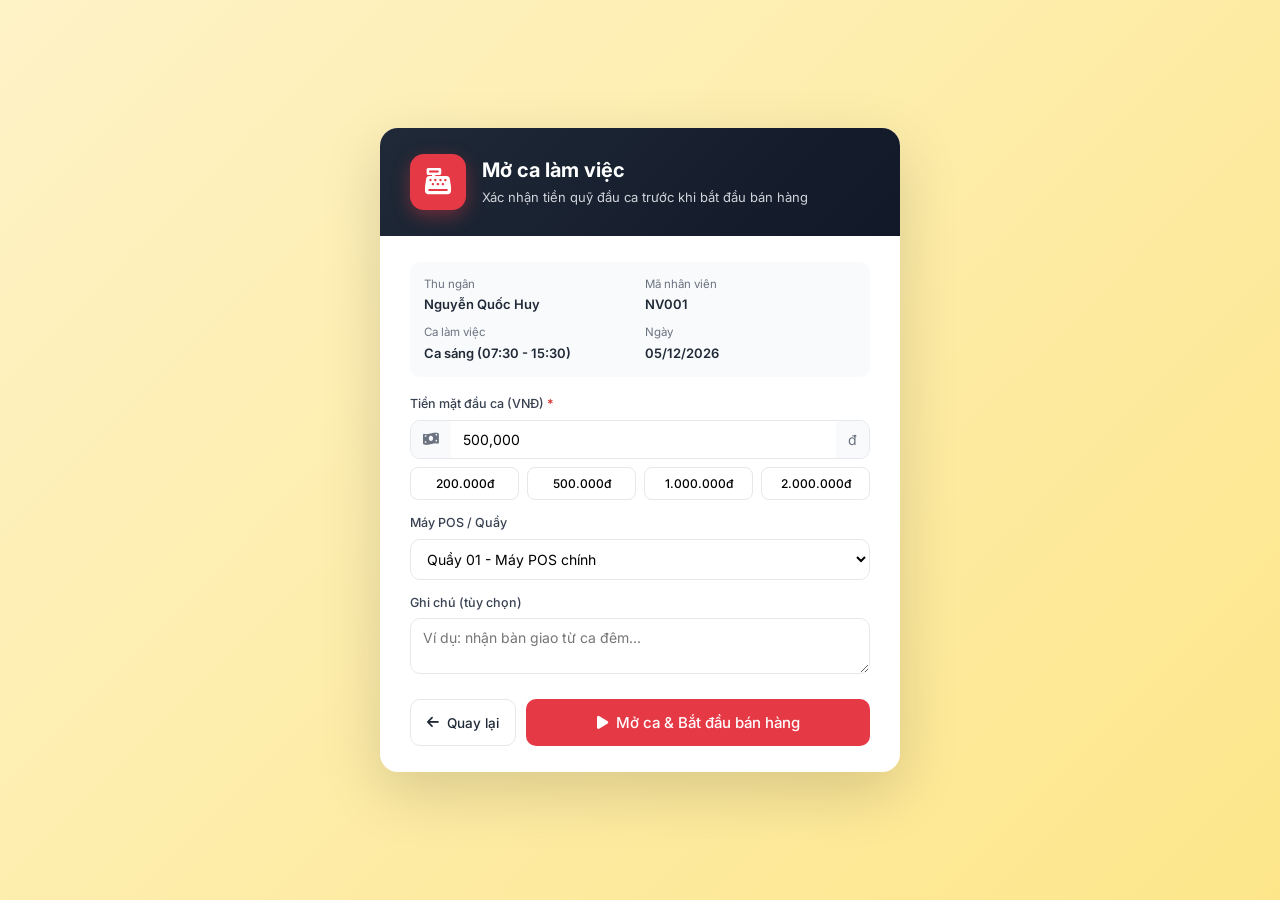
<file: shift-open.html>
<!DOCTYPE html>
<html lang="vi">
<head>
  <meta charset="UTF-8" />
  <meta name="viewport" content="width=device-width, initial-scale=1.0" />
  <title>Mở ca làm việc - FastPOS</title>
  <link rel="stylesheet" href="https://cdn.jsdelivr.net/npm/@fortawesome/fontawesome-free@6.4.0/css/all.min.css">
  <link href="https://fonts.googleapis.com/css2?family=Inter:wght@300;400;500;600;700&display=swap" rel="stylesheet">
  <link rel="stylesheet" href="css/style.css">
  <style>
    body {
      min-height: 100vh;
      display: grid; place-items: center;
      background: linear-gradient(135deg, #fef3c7 0%, #fde68a 100%);
      padding: 20px;
    }
    .shift-wrap {
      width: 100%; max-width: 520px;
      background: #fff;
      border-radius: 18px;
      box-shadow: 0 20px 60px rgba(0,0,0,.15);
      overflow: hidden;
    }
    .shift-head {
      background: linear-gradient(135deg, #1f2937, #111827);
      color: #fff;
      padding: 26px 30px;
      display: flex; align-items: center; gap: 16px;
    }
    .shift-head .icon {
      width: 56px; height: 56px; border-radius: 14px;
      background: var(--brand);
      display: grid; place-items: center;
      font-size: 26px;
      box-shadow: 0 6px 18px rgba(230,57,70,.4);
    }
    .shift-head h2 { margin: 0; font-size: 20px; }
    .shift-head .sub { font-size: 13px; color: #d1d5db; margin-top: 3px; }

    .shift-body { padding: 26px 30px; }

    .cashier-info {
      display: grid; grid-template-columns: 1fr 1fr;
      gap: 10px;
      background: var(--surface-2);
      padding: 14px;
      border-radius: var(--radius);
      margin-bottom: 18px;
      font-size: 13px;
    }
    .cashier-info .lb { color: var(--text-mute); font-size: 11.5px; }
    .cashier-info .vl { font-weight: 600; margin-top: 2px; }

    .quick-cash-btn {
      display: grid; grid-template-columns: repeat(4, 1fr);
      gap: 8px; margin-top: 8px;
    }
    .quick-cash-btn button {
      padding: 8px; border: 1px solid var(--border);
      background: #fff; border-radius: 8px;
      font-size: 12px; font-weight: 500;
      cursor: pointer;
    }
    .quick-cash-btn button:hover { border-color: var(--brand); color: var(--brand); }
  </style>
</head>
<body>
  <div class="shift-wrap">
    <div class="shift-head">
      <div class="icon"><i class="fa-solid fa-cash-register"></i></div>
      <div>
        <h2>Mở ca làm việc</h2>
        <div class="sub">Xác nhận tiền quỹ đầu ca trước khi bắt đầu bán hàng</div>
      </div>
    </div>

    <div class="shift-body">
      <div class="cashier-info">
        <div>
          <div class="lb">Thu ngân</div>
          <div class="vl" id="staffName">Nguyễn Quốc Huy</div>
        </div>
        <div>
          <div class="lb">Mã nhân viên</div>
          <div class="vl">NV001</div>
        </div>
        <div>
          <div class="lb">Ca làm việc</div>
          <div class="vl">Ca sáng (07:30 - 15:30)</div>
        </div>
        <div>
          <div class="lb">Ngày</div>
          <div class="vl" id="today">--/--/----</div>
        </div>
      </div>

      <form onsubmit="handleOpenShift(event)">
        <div class="form-group">
          <label class="form-label">Tiền mặt đầu ca (VNĐ) <span style="color:var(--danger)">*</span></label>
          <div class="input-group">
            <span class="input-group-prefix"><i class="fa-solid fa-money-bill-wave"></i></span>
            <input type="text" class="form-control" id="openingCash" value="500,000" required>
            <span class="input-group-suffix">đ</span>
          </div>
          <div class="quick-cash-btn">
            <button type="button" onclick="setCash(200000)">200.000đ</button>
            <button type="button" onclick="setCash(500000)">500.000đ</button>
            <button type="button" onclick="setCash(1000000)">1.000.000đ</button>
            <button type="button" onclick="setCash(2000000)">2.000.000đ</button>
          </div>
        </div>

        <div class="form-group">
          <label class="form-label">Máy POS / Quầy</label>
          <select class="form-control">
            <option>Quầy 01 - Máy POS chính</option>
            <option>Quầy 02 - Máy POS phụ</option>
            <option>Quầy 03 - Drive-thru</option>
          </select>
        </div>

        <div class="form-group">
          <label class="form-label">Ghi chú (tùy chọn)</label>
          <textarea class="form-control" rows="2" placeholder="Ví dụ: nhận bàn giao từ ca đêm..."></textarea>
        </div>

        <div style="display: flex; gap: 10px; margin-top: 20px;">
          <a href="index.html" class="btn btn-ghost" style="flex: 0 0 auto;">
            <i class="fa-solid fa-arrow-left"></i> Quay lại
          </a>
          <button type="submit" class="btn btn-primary btn-lg" style="flex: 1;">
            <i class="fa-solid fa-play"></i>
            Mở ca & Bắt đầu bán hàng
          </button>
        </div>
      </form>
    </div>
  </div>

  <script>
    // Ngày hôm nay
    const d = new Date();
    const pad = n => String(n).padStart(2, '0');
    document.getElementById('today').textContent = `${pad(d.getDate())}/${pad(d.getMonth()+1)}/${d.getFullYear()}`;

    function setCash(v) {
      document.getElementById('openingCash').value = v.toLocaleString('vi-VN');
    }
    // Format khi gõ
    document.getElementById('openingCash').addEventListener('input', (e) => {
      const raw = e.target.value.replace(/[^\d]/g, '');
      e.target.value = raw ? Number(raw).toLocaleString('vi-VN') : '';
    });

    function handleOpenShift(e) {
      e.preventDefault();
      window.location.href = 'pos.html';
    }
  </script>
</body>
</html>
</file>
<file: css/style.css>
/* ================================================================
   FastPOS - Giao diện Thu ngân (Cashier)
   Đề tài: Xây dựng hệ thống đặt món web–kiosk tích hợp gợi ý món ăn
           dựa trên luật kết hợp cho cửa hàng thức ăn nhanh
   FE: HTML5 + CSS3 + JavaScript
   ================================================================ */

:root {
  --brand: #e63946;          /* đỏ fast-food */
  --brand-dark: #b5232f;
  --brand-light: #fde8ea;
  --accent: #f4a261;         /* cam ấm */
  --success: #2a9d8f;
  --warning: #e9c46a;
  --danger:  #d62828;
  --info:    #4361ee;

  --bg:       #f4f6f8;
  --surface:  #ffffff;
  --surface-2:#f9fafb;
  --border:   #e5e7eb;
  --text:     #1f2937;
  --text-mute:#6b7280;

  --shadow-sm: 0 1px 2px rgba(0,0,0,.06);
  --shadow:    0 4px 12px rgba(0,0,0,.08);
  --shadow-lg: 0 12px 32px rgba(0,0,0,.14);

  --radius: 10px;
  --radius-lg: 14px;

  --sidebar-w: 240px;
  --topbar-h: 60px;
}

*, *::before, *::after { box-sizing: border-box; }

html, body {
  margin: 0;
  padding: 0;
  font-family: 'Inter', 'Segoe UI', system-ui, -apple-system, sans-serif;
  background: var(--bg);
  color: var(--text);
  font-size: 14px;
  line-height: 1.5;
  -webkit-font-smoothing: antialiased;
}

a { color: inherit; text-decoration: none; }
button { font-family: inherit; cursor: pointer; }

/* ============ LAYOUT ============ */
.app {
  display: grid;
  grid-template-columns: var(--sidebar-w) 1fr;
  grid-template-rows: var(--topbar-h) 1fr;
  grid-template-areas:
    "sidebar topbar"
    "sidebar main";
  min-height: 100vh;
}
/* Shell wrapper must be transparent to the grid so sidebar/topbar
   become direct grid children */
#shell { display: contents; }

/* ============ SIDEBAR ============ */
.sidebar {
  grid-area: sidebar;
  background: linear-gradient(180deg, #1f2937 0%, #111827 100%);
  color: #e5e7eb;
  padding: 18px 0;
  position: sticky; top: 0; height: 100vh;
  overflow-y: auto;
}
.sidebar .brand {
  display: flex; align-items: center; gap: 10px;
  padding: 6px 20px 20px;
  border-bottom: 1px solid rgba(255,255,255,.08);
  margin-bottom: 12px;
}
.sidebar .brand-logo {
  width: 40px; height: 40px; border-radius: 10px;
  background: var(--brand);
  display: grid; place-items: center;
  color: white; font-size: 20px;
  box-shadow: 0 4px 10px rgba(230,57,70,.4);
}
.sidebar .brand-name { font-weight: 700; font-size: 16px; color: #fff; }
.sidebar .brand-sub  { font-size: 11px; color: #9ca3af; }

.sidebar .nav-group-title {
  padding: 14px 20px 6px;
  font-size: 11px;
  color: #6b7280;
  text-transform: uppercase;
  letter-spacing: .8px;
}
.sidebar .nav-item {
  display: flex; align-items: center; gap: 12px;
  padding: 10px 20px;
  color: #d1d5db;
  border-left: 3px solid transparent;
  transition: all .15s;
  font-size: 13.5px;
}
.sidebar .nav-item i { width: 18px; text-align: center; font-size: 15px; }
.sidebar .nav-item:hover { background: rgba(255,255,255,.05); color: #fff; }
.sidebar .nav-item.active {
  background: rgba(230,57,70,.15);
  color: #fff;
  border-left-color: var(--brand);
}
.sidebar .nav-item .badge {
  margin-left: auto;
  background: var(--brand);
  color: #fff;
  border-radius: 999px;
  padding: 1px 8px;
  font-size: 11px;
  font-weight: 600;
}

/* ============ TOPBAR ============ */
.topbar {
  grid-area: topbar;
  background: var(--surface);
  border-bottom: 1px solid var(--border);
  display: flex; align-items: center;
  padding: 0 24px;
  gap: 20px;
  position: sticky; top: 0; z-index: 20;
  box-shadow: var(--shadow-sm);
}
.topbar .page-title {
  font-size: 16px; font-weight: 600;
  display: flex; align-items: center; gap: 10px;
}
.topbar .page-title i { color: var(--brand); }

.topbar .spacer { flex: 1; }

.shift-indicator {
  display: flex; align-items: center; gap: 8px;
  padding: 6px 12px;
  background: #ecfdf5;
  color: #065f46;
  border-radius: 999px;
  font-size: 12.5px;
  font-weight: 500;
}
.shift-indicator .dot {
  width: 8px; height: 8px; border-radius: 50%;
  background: #10b981;
  box-shadow: 0 0 0 3px rgba(16,185,129,.2);
  animation: pulse 1.5s infinite;
}
@keyframes pulse {
  0%,100% { opacity: 1; }
  50% { opacity: .5; }
}

.topbar .clock {
  font-variant-numeric: tabular-nums;
  color: var(--text-mute);
  font-size: 13px;
}

.user-menu {
  display: flex; align-items: center; gap: 10px;
  padding: 4px 10px 4px 4px;
  border-radius: 999px;
  border: 1px solid var(--border);
  background: var(--surface-2);
}
.user-menu .avatar {
  width: 32px; height: 32px; border-radius: 50%;
  background: var(--brand);
  color: #fff;
  display: grid; place-items: center;
  font-weight: 600;
  font-size: 13px;
}
.user-menu .u-name { font-weight: 600; font-size: 13px; }
.user-menu .u-role { font-size: 11px; color: var(--text-mute); }

/* ============ MAIN ============ */
.main {
  grid-area: main;
  padding: 22px 26px;
  overflow-x: hidden;
}

/* ============ CARDS / PANELS ============ */
.card {
  background: var(--surface);
  border-radius: var(--radius);
  box-shadow: var(--shadow-sm);
  border: 1px solid var(--border);
}
.card-header {
  padding: 14px 18px;
  border-bottom: 1px solid var(--border);
  display: flex; align-items: center; gap: 10px;
}
.card-header h3 {
  margin: 0; font-size: 15px; font-weight: 600;
}
.card-header .spacer { flex: 1; }
.card-body { padding: 16px 18px; }

/* ============ BUTTONS ============ */
.btn {
  display: inline-flex; align-items: center; justify-content: center;
  gap: 8px;
  padding: 9px 16px;
  border-radius: var(--radius);
  border: 1px solid transparent;
  background: var(--surface);
  color: var(--text);
  font-weight: 500;
  font-size: 13.5px;
  transition: all .15s;
  white-space: nowrap;
}
.btn:hover { transform: translateY(-1px); box-shadow: var(--shadow-sm); }
.btn:active { transform: translateY(0); }

.btn-primary { background: var(--brand); color: #fff; }
.btn-primary:hover { background: var(--brand-dark); }
.btn-success { background: var(--success); color: #fff; }
.btn-danger  { background: var(--danger);  color: #fff; }
.btn-warning { background: var(--warning); color: #1f2937; }
.btn-info    { background: var(--info);    color: #fff; }
.btn-ghost   { background: transparent; border-color: var(--border); }
.btn-outline { background: transparent; border-color: var(--brand); color: var(--brand); }

.btn-lg { padding: 13px 22px; font-size: 15px; }
.btn-sm { padding: 6px 12px; font-size: 12.5px; }
.btn-block { width: 100%; }
.btn-icon { padding: 8px 10px; }

/* ============ FORMS ============ */
.form-group { margin-bottom: 14px; }
.form-label {
  display: block; margin-bottom: 6px;
  font-size: 12.5px; font-weight: 500; color: #374151;
}
.form-control {
  width: 100%;
  padding: 10px 12px;
  border: 1px solid var(--border);
  border-radius: var(--radius);
  font-size: 14px;
  background: var(--surface);
  transition: border-color .15s, box-shadow .15s;
  font-family: inherit;
}
.form-control:focus {
  outline: none;
  border-color: var(--brand);
  box-shadow: 0 0 0 3px rgba(230,57,70,.12);
}
.form-control.lg { padding: 14px 16px; font-size: 16px; }

.input-group {
  display: flex; align-items: stretch;
  border: 1px solid var(--border);
  border-radius: var(--radius);
  background: var(--surface);
  overflow: hidden;
}
.input-group:focus-within {
  border-color: var(--brand);
  box-shadow: 0 0 0 3px rgba(230,57,70,.12);
}
.input-group .form-control {
  border: none; box-shadow: none !important;
}
.input-group-prefix, .input-group-suffix {
  padding: 0 12px; display: grid; place-items: center;
  color: var(--text-mute); background: var(--surface-2);
}

/* ============ BADGES ============ */
.badge {
  display: inline-flex; align-items: center; gap: 5px;
  padding: 3px 9px;
  border-radius: 999px;
  font-size: 11.5px;
  font-weight: 600;
  background: #e5e7eb; color: #374151;
}
.badge-pending   { background: #fef3c7; color: #92400e; }
.badge-preparing { background: #dbeafe; color: #1e40af; }
.badge-ready     { background: #dcfce7; color: #166534; }
.badge-delivered { background: #e0e7ff; color: #3730a3; }
.badge-cancelled { background: #fee2e2; color: #991b1b; }
.badge-paid      { background: #d1fae5; color: #065f46; }
.badge-unpaid    { background: #fee2e2; color: #991b1b; }
.badge-kiosk     { background: #ede9fe; color: #5b21b6; }
.badge-counter   { background: #fef3c7; color: #92400e; }

/* ============ TABLES ============ */
.table {
  width: 100%;
  border-collapse: collapse;
  font-size: 13.5px;
}
.table th, .table td {
  padding: 11px 14px;
  text-align: left;
  border-bottom: 1px solid var(--border);
}
.table th {
  background: var(--surface-2);
  font-weight: 600;
  font-size: 12.5px;
  color: #4b5563;
  text-transform: uppercase;
  letter-spacing: .3px;
}
.table tbody tr:hover { background: #fafbfc; }
.table .price { font-variant-numeric: tabular-nums; font-weight: 600; }

/* ============ MODAL ============ */
.modal-backdrop {
  position: fixed; inset: 0;
  background: rgba(17,24,39,.5);
  display: none;
  align-items: center; justify-content: center;
  z-index: 100;
  padding: 20px;
  animation: fadeIn .15s;
}
.modal-backdrop.active { display: flex; }
@keyframes fadeIn { from { opacity: 0; } to { opacity: 1; } }
.modal {
  background: var(--surface);
  border-radius: var(--radius-lg);
  box-shadow: var(--shadow-lg);
  max-width: 560px; width: 100%;
  max-height: 90vh; overflow-y: auto;
  animation: slideUp .2s;
}
@keyframes slideUp {
  from { transform: translateY(20px); opacity: 0; }
  to { transform: translateY(0); opacity: 1; }
}
.modal.modal-lg { max-width: 780px; }
.modal-header {
  padding: 18px 22px;
  border-bottom: 1px solid var(--border);
  display: flex; align-items: center;
}
.modal-header h3 { margin: 0; font-size: 17px; font-weight: 600; }
.modal-header .close {
  margin-left: auto;
  background: none; border: none;
  font-size: 20px; color: var(--text-mute);
  cursor: pointer;
  width: 32px; height: 32px; border-radius: 8px;
}
.modal-header .close:hover { background: var(--surface-2); }
.modal-body { padding: 22px; }
.modal-footer {
  padding: 16px 22px;
  border-top: 1px solid var(--border);
  display: flex; gap: 10px; justify-content: flex-end;
}

/* ============ TOASTS ============ */
.toast-container {
  position: fixed; top: 20px; right: 20px;
  z-index: 200;
  display: flex; flex-direction: column; gap: 10px;
}
.toast {
  background: var(--surface);
  border-left: 4px solid var(--success);
  padding: 12px 18px;
  border-radius: var(--radius);
  box-shadow: var(--shadow-lg);
  min-width: 280px;
  display: flex; align-items: center; gap: 10px;
  animation: slideInRight .25s;
}
@keyframes slideInRight { from { transform: translateX(100%); opacity: 0; } to { transform: translateX(0); opacity: 1; } }
.toast.error { border-left-color: var(--danger); }
.toast.warn  { border-left-color: var(--warning); }
.toast.info  { border-left-color: var(--info); }

/* ============ UTILITIES ============ */
.text-muted { color: var(--text-mute); }
.text-brand { color: var(--brand); }
.text-success { color: var(--success); }
.text-danger  { color: var(--danger); }
.text-right { text-align: right; }
.text-center { text-align: center; }
.text-sm { font-size: 12px; }
.text-lg { font-size: 16px; }
.text-xl { font-size: 20px; }
.text-2xl{ font-size: 26px; }
.fw-600 { font-weight: 600; }
.fw-700 { font-weight: 700; }
.mono { font-variant-numeric: tabular-nums; }

.d-flex { display: flex; }
.flex-1 { flex: 1; }
.gap-8 { gap: 8px; } .gap-12 { gap: 12px; } .gap-16 { gap: 16px; } .gap-20 { gap: 20px; }
.align-center { align-items: center; }
.justify-between { justify-content: space-between; }

.mt-0 { margin-top: 0; } .mt-8 { margin-top: 8px; } .mt-12 { margin-top: 12px; } .mt-16 { margin-top: 16px; } .mt-24 { margin-top: 24px; }
.mb-0 { margin-bottom: 0; } .mb-8 { margin-bottom: 8px; } .mb-12 { margin-bottom: 12px; } .mb-16 { margin-bottom: 16px; } .mb-24 { margin-bottom: 24px; }

.grid { display: grid; }
.grid-2 { grid-template-columns: repeat(2, 1fr); gap: 16px; }
.grid-3 { grid-template-columns: repeat(3, 1fr); gap: 16px; }
.grid-4 { grid-template-columns: repeat(4, 1fr); gap: 16px; }

/* KPI card */
.kpi {
  background: var(--surface);
  border-radius: var(--radius);
  padding: 16px 18px;
  border: 1px solid var(--border);
  box-shadow: var(--shadow-sm);
}
.kpi .kpi-label { font-size: 12px; color: var(--text-mute); text-transform: uppercase; letter-spacing: .4px; }
.kpi .kpi-value { font-size: 24px; font-weight: 700; margin-top: 4px; }
.kpi .kpi-hint  { font-size: 12px; color: var(--text-mute); margin-top: 6px; }
.kpi.brand   .kpi-value { color: var(--brand); }
.kpi.success .kpi-value { color: var(--success); }
.kpi.info    .kpi-value { color: var(--info); }
.kpi.warning .kpi-value { color: #b45309; }

/* Empty state */
.empty {
  padding: 40px 20px;
  text-align: center;
  color: var(--text-mute);
}
.empty i { font-size: 42px; color: #d1d5db; margin-bottom: 10px; }

/* Scrollbar */
::-webkit-scrollbar { width: 8px; height: 8px; }
::-webkit-scrollbar-track { background: transparent; }
::-webkit-scrollbar-thumb { background: #d1d5db; border-radius: 4px; }
::-webkit-scrollbar-thumb:hover { background: #9ca3af; }

/* Responsive */
@media (max-width: 992px) {
  .app { grid-template-columns: 72px 1fr; --sidebar-w: 72px; }
  .sidebar .brand-name, .sidebar .brand-sub,
  .sidebar .nav-item span, .sidebar .nav-group-title { display: none; }
  .sidebar .nav-item { justify-content: center; padding: 12px; }
  .sidebar .brand { justify-content: center; padding: 6px 8px 20px; }
  .grid-4 { grid-template-columns: repeat(2, 1fr); }
}
</file>
<file: css/invoice.css>
/* ================================================================
   Invoice/Receipt styles - Kiểu hóa đơn nhiệt 80mm
   ================================================================ */

.invoice-page {
  display: grid;
  grid-template-columns: 1fr 340px;
  gap: 22px;
  align-items: start;
}

.receipt-wrap {
  display: flex; justify-content: center;
  padding: 20px;
  background: #e5e7eb;
  border-radius: var(--radius);
  min-height: 500px;
}
.receipt {
  width: 320px;
  background: #fff;
  padding: 20px 16px;
  font-family: 'Courier New', Consolas, monospace;
  font-size: 12px;
  color: #111;
  box-shadow: 0 4px 20px rgba(0,0,0,.15);
  line-height: 1.5;
}
.receipt .center { text-align: center; }
.receipt .r-title { font-size: 16px; font-weight: 700; margin: 4px 0; }
.receipt .r-brand-icon {
  width: 46px; height: 46px; border-radius: 10px;
  background: var(--brand);
  color: #fff;
  display: inline-grid; place-items: center;
  font-size: 22px; margin-bottom: 6px;
}
.receipt hr {
  border: none; border-top: 1px dashed #999; margin: 8px 0;
}
.receipt .r-meta { font-size: 11px; }
.receipt .r-meta div { display: flex; justify-content: space-between; padding: 1px 0; }
.receipt .r-items { font-size: 11.5px; }
.receipt .r-item {
  padding: 3px 0;
}
.receipt .r-item .l1 {
  display: flex; justify-content: space-between; font-weight: 700;
}
.receipt .r-item .l2 {
  padding-left: 8px; font-size: 10.5px; color: #444;
}
.receipt .r-totals { font-size: 12px; }
.receipt .r-totals div { display: flex; justify-content: space-between; padding: 1px 0; }
.receipt .r-totals .grand {
  font-size: 15px; font-weight: 700; padding-top: 4px;
  border-top: 1px dashed #999; margin-top: 4px;
}
.receipt .r-footer { font-size: 11px; text-align: center; margin-top: 6px; }
.receipt .barcode {
  height: 40px;
  background: repeating-linear-gradient(
    90deg,
    #000 0 2px, #fff 2px 4px, #000 4px 5px, #fff 5px 9px,
    #000 9px 12px, #fff 12px 14px, #000 14px 15px, #fff 15px 18px,
    #000 18px 21px, #fff 21px 24px
  );
  margin: 8px auto 4px;
  width: 220px;
}

/* Actions sidebar */
.invoice-actions .info-row {
  display: flex; justify-content: space-between;
  padding: 8px 0;
  border-bottom: 1px dashed var(--border);
  font-size: 13px;
}
.invoice-actions .info-row:last-child { border: none; }
.invoice-actions .info-row .l { color: var(--text-mute); }
.invoice-actions .info-row .v { font-weight: 600; }

/* Print styles */
@media print {
  body { background: #fff; }
  .app > *:not(.main), .main > *:not(#printArea),
  .sidebar, .topbar, .invoice-actions, .no-print { display: none !important; }
  .app { display: block; }
  .main { padding: 0 !important; }
  .receipt-wrap { background: none; padding: 0; }
  .receipt { width: 80mm; box-shadow: none; padding: 4mm; }
  @page { size: 80mm auto; margin: 0; }
}
</file>
